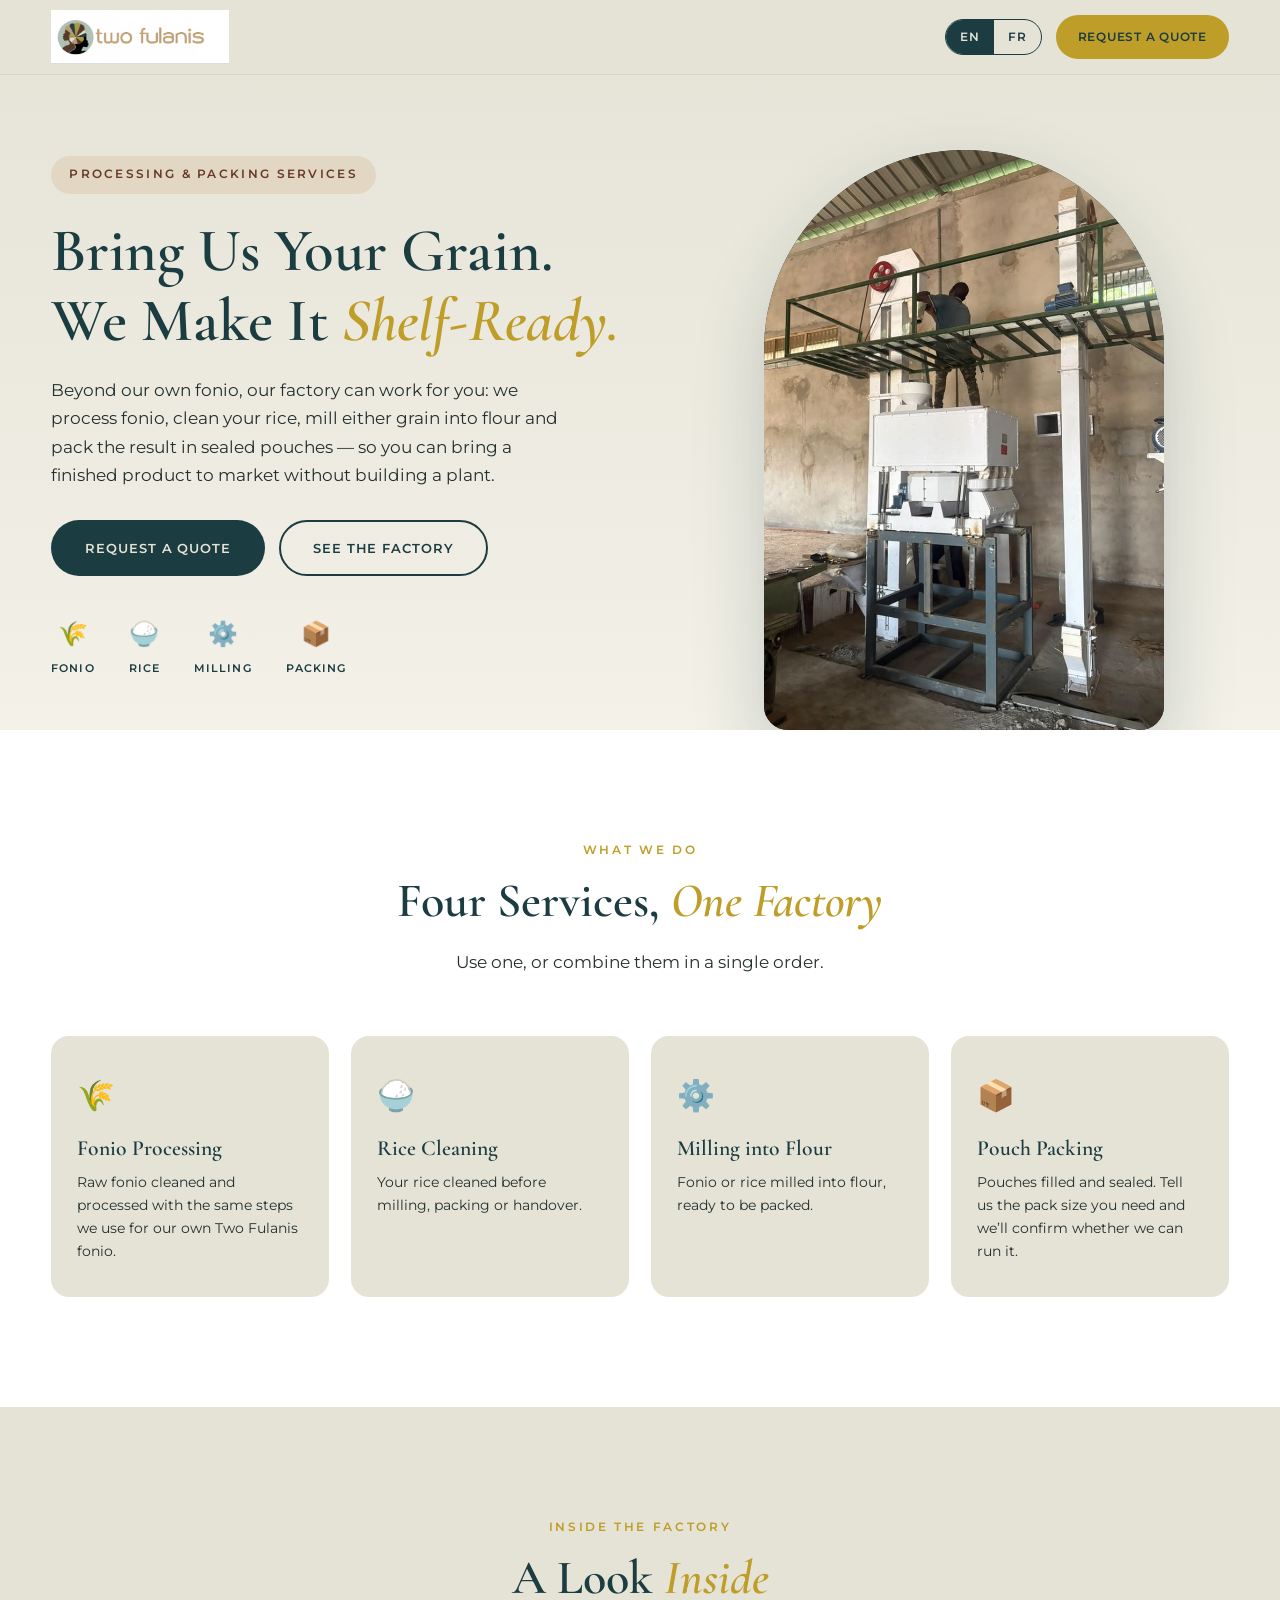
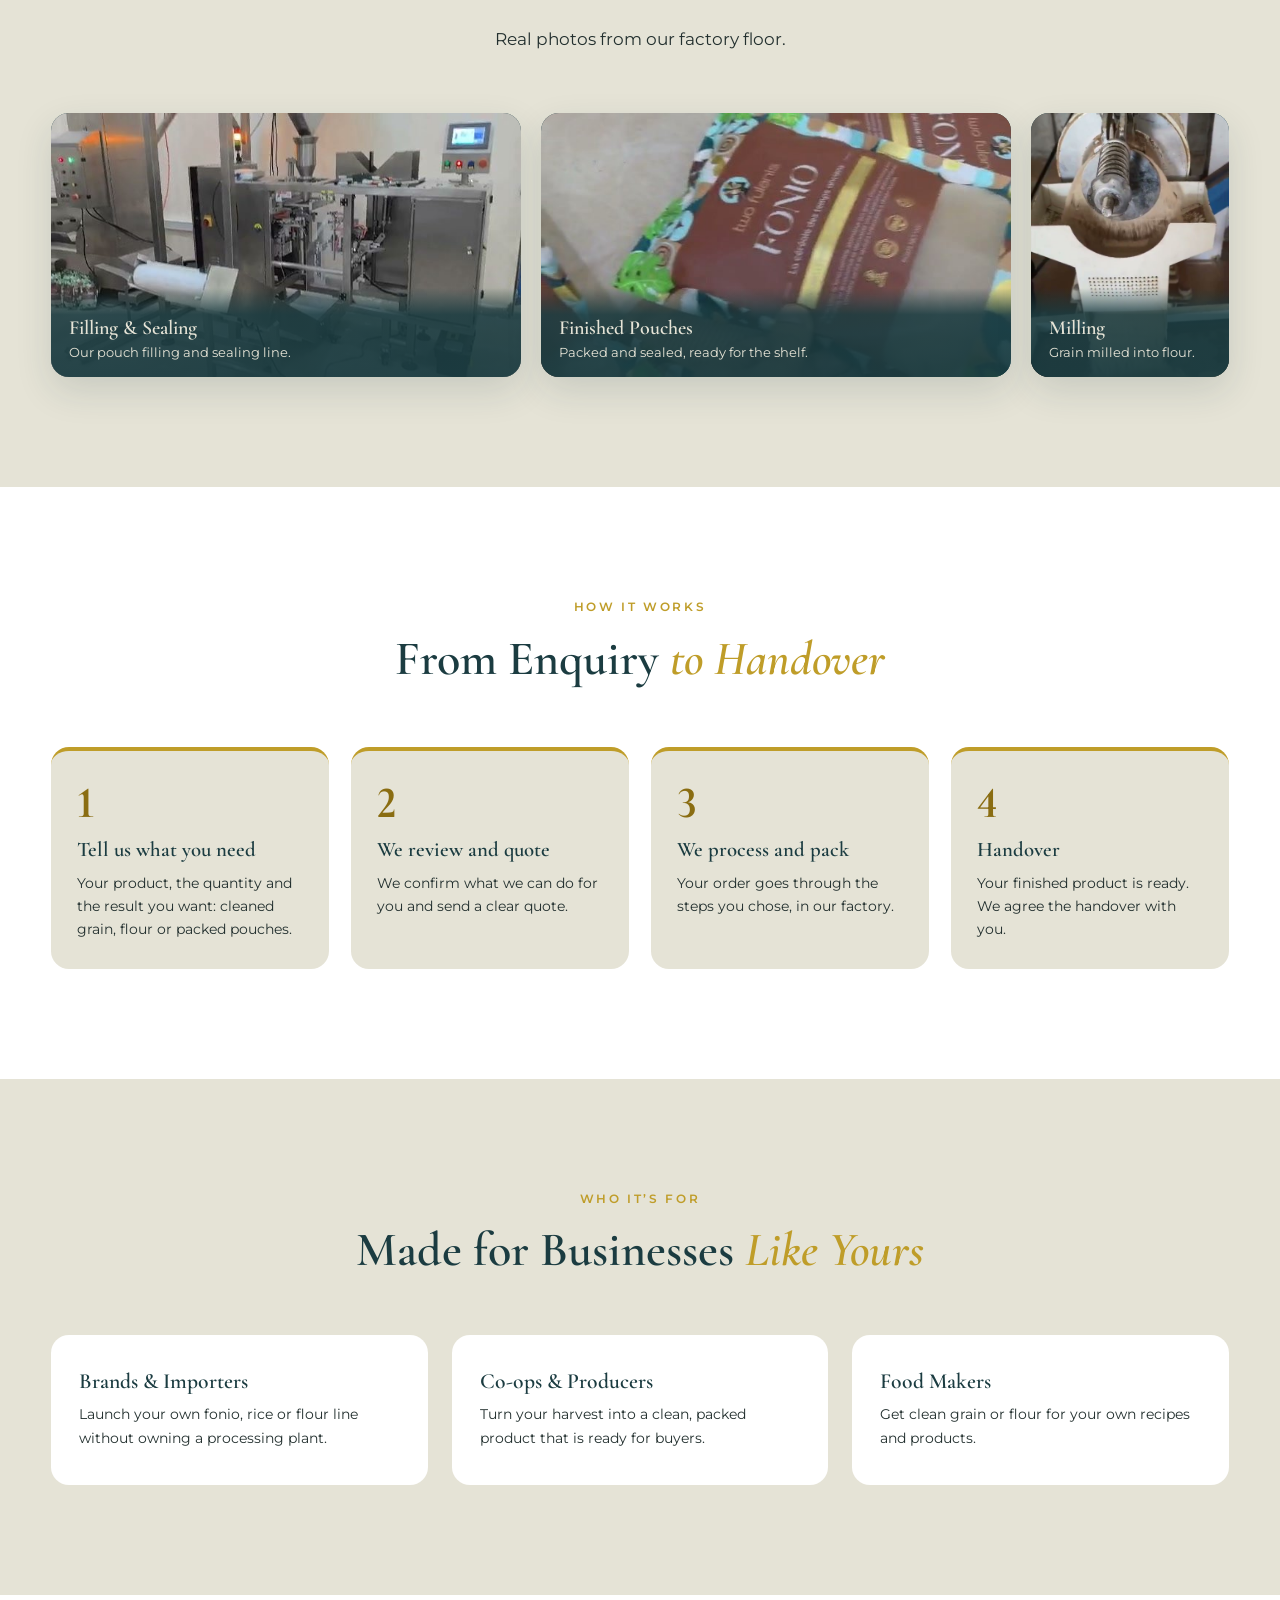
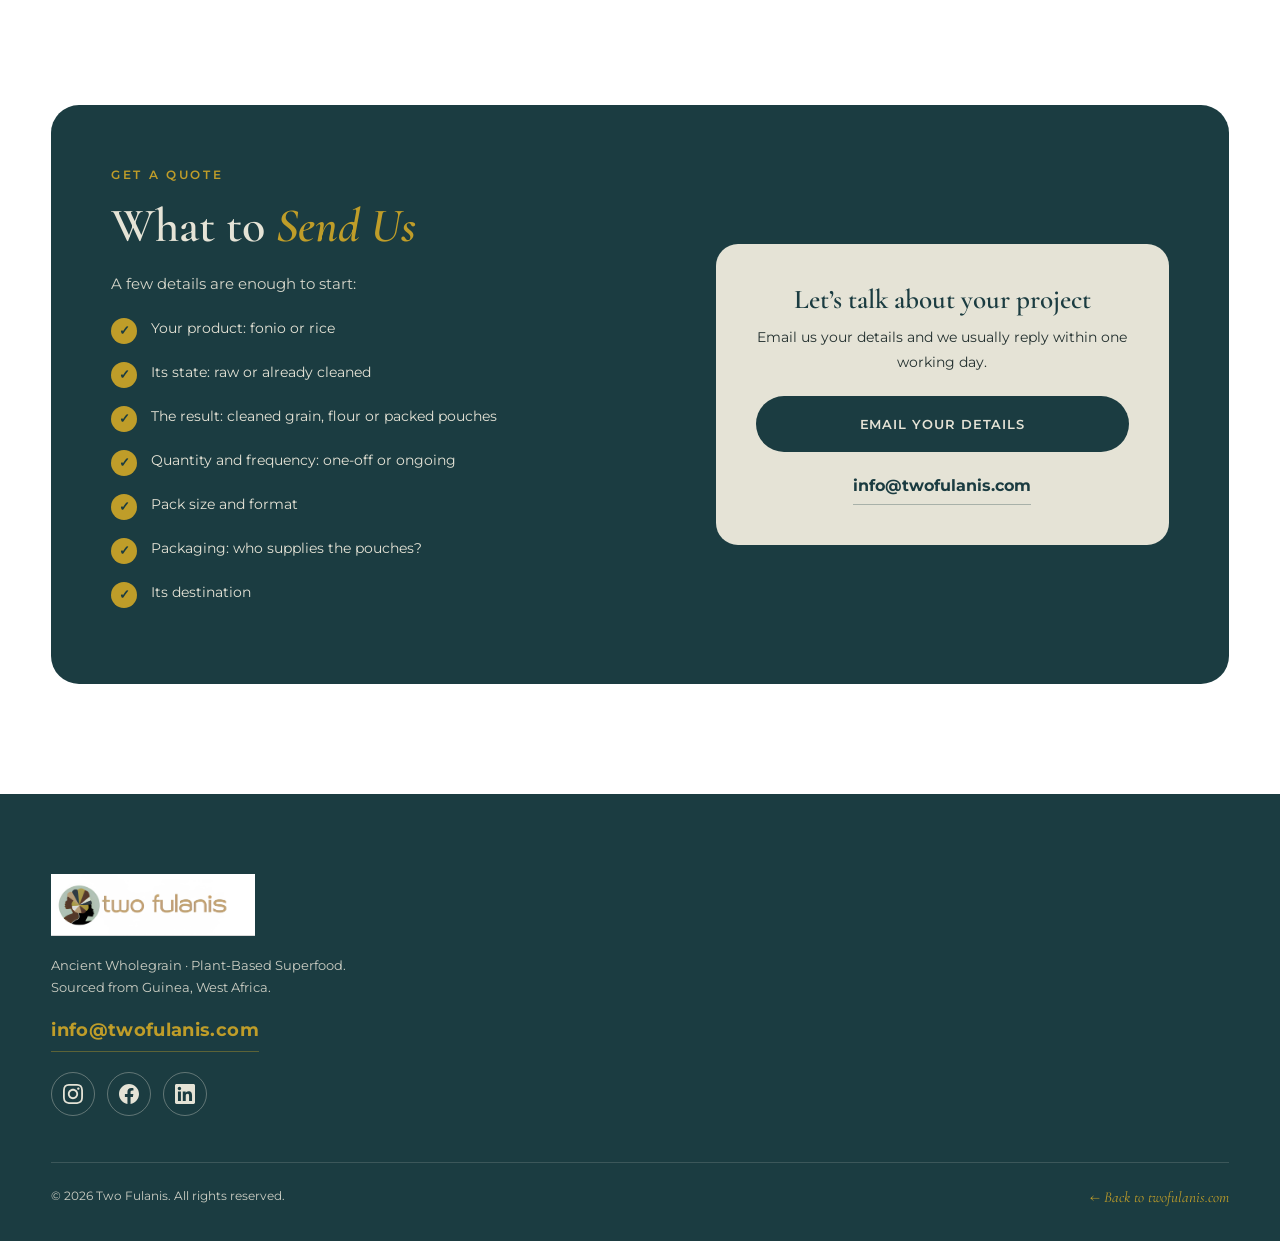
<file: contract-processing/index.html>
<!DOCTYPE html>
<html lang="en">
<head>
<meta charset="UTF-8">
<meta name="viewport" content="width=device-width, initial-scale=1.0">
<title>Processing &amp; Packing Services — Two Fulanis</title>
<meta name="description" content="Fonio processing, rice cleaning, milling into flour and pouch packing at the Two Fulanis factory in Guinea.">
<!-- Unlisted page: reachable only by direct link. Do not link it from the site, a sitemap or robots.txt. -->
<meta name="robots" content="noindex, nofollow">
<meta property="og:type" content="website">
<meta property="og:title" content="Processing &amp; Packing Services — Two Fulanis">
<meta property="og:description" content="We process fonio, clean your rice, mill either grain into flour and pack the result in sealed pouches.">
<meta property="og:url" content="https://twofulanis.com/contract-processing/">
<meta property="og:image" content="https://twofulanis.com/images/factory-line.jpg">
<link rel="preconnect" href="https://fonts.googleapis.com">
<link rel="preconnect" href="https://fonts.gstatic.com" crossorigin>
<link href="https://fonts.googleapis.com/css2?family=Cormorant+Garamond:ital,wght@0,400;0,500;0,600;0,700;1,400;1,500;1,600&family=Montserrat:wght@300;400;500;600;700&display=swap" rel="stylesheet">
<link rel="stylesheet" href="/style.css">
<link rel="stylesheet" href="/contract-processing/page.css">
</head>
<body>

<!-- ===== NAV ===== -->
<nav class="nav" id="navbar">
  <div class="container nav-inner">
    <a href="/" class="nav-logo"><img src="/images/img_01.png" alt="Two Fulanis — home" data-alt-fr="Two Fulanis — accueil"></a>
    <div class="nav-right">
      <div class="lang-toggle">
        <button id="btn-en" class="active" type="button" lang="en" aria-label="English" aria-pressed="true">EN</button>
        <button id="btn-fr" type="button" lang="fr" aria-label="Français" aria-pressed="false">FR</button>
      </div>
      <a href="mailto:info@twofulanis.com" data-mail class="nav-cta" data-en="Request a Quote" data-fr="Demander un devis">Request a Quote</a>
    </div>
  </div>
</nav>

<main id="main">

<!-- ===== HERO ===== -->
<section class="hero" id="top">
  <div class="container hero-grid">
    <div class="hero-text">
      <span class="hero-tag" data-en="Processing &amp; Packing Services" data-fr="Transformation et conditionnement à façon">Processing &amp; Packing Services</span>
      <h1 data-en="Bring Us Your Grain. <br>We Make It <em><span class='nb'>Shelf-Ready.</span></em>" data-fr="Confiez-nous vos céréales. <br>Nous les rendons <em>prêtes à la vente.</em>">Bring Us Your Grain. <br>We Make It <em><span class='nb'>Shelf-Ready.</span></em></h1>
      <p data-en="Beyond our own fonio, our factory can work for you: we process fonio, clean your rice, mill either grain into flour and pack the result in sealed pouches — so you can bring a finished product to market without building a plant." data-fr="En plus de notre propre fonio, notre usine peut travailler pour vous&nbsp;: nous transformons le fonio, nettoyons le riz, réduisons l’un ou l’autre en farine et conditionnons votre production en sachets scellés, pour que vous puissiez commercialiser un produit fini sans investir dans une unité de production.">Beyond our own fonio, our factory can work for you: we process fonio, clean your rice, mill either grain into flour and pack the result in sealed pouches — so you can bring a finished product to market without building a plant.</p>
      <div class="hero-btns">
        <a href="mailto:info@twofulanis.com" data-mail class="btn btn-primary" data-en="Request a Quote" data-fr="Demander un devis">Request a Quote</a>
        <a href="#factory" class="btn btn-ghost" data-en="See the Factory" data-fr="Voir l’usine">See the Factory</a>
      </div>
      <div class="hero-badges">
        <div class="hbadge"><div class="ico" aria-hidden="true">🌾</div><div class="lbl" data-en="Fonio" data-fr="Fonio">Fonio</div></div>
        <div class="hbadge"><div class="ico" aria-hidden="true">🍚</div><div class="lbl" data-en="Rice" data-fr="Riz">Rice</div></div>
        <div class="hbadge"><div class="ico" aria-hidden="true">⚙️</div><div class="lbl" data-en="Milling" data-fr="Mouture">Milling</div></div>
        <div class="hbadge"><div class="ico" aria-hidden="true">📦</div><div class="lbl" data-en="Packing" data-fr="Conditionnement">Packing</div></div>
      </div>
    </div>
    <div class="hero-img">
      <img class="hero-photo" src="/images/factory-line.jpg" alt="Grain processing machine and bucket elevators in the Two Fulanis factory" data-alt-fr="Machine de transformation des grains et élévateurs à godets dans l’usine Two Fulanis" width="810" height="1080" fetchpriority="high">
    </div>
  </div>
</section>

<!-- ===== SERVICES ===== -->
<section class="section" id="services">
  <div class="container">
    <div class="why-head">
      <p class="eyebrow" data-en="What We Do" data-fr="Nos services">What We Do</p>
      <h2 data-en="Four Services, <em>One Factory</em>" data-fr="Quatre services, <em>une seule usine</em>">Four Services, <em>One Factory</em></h2>
      <p class="lead" data-en="Use one, or combine them in a single order." data-fr="Faites appel à un service ou combinez-les dans une même commande.">Use one, or combine them in a single order.</p>
    </div>
    <div class="why-grid">
      <div class="why-card">
        <div class="ico" aria-hidden="true">🌾</div>
        <h3 data-en="Fonio Processing" data-fr="Transformation du fonio">Fonio Processing</h3>
        <p data-en="Raw fonio cleaned and processed with the same steps we use for our own Two Fulanis fonio." data-fr="Fonio brut nettoyé et transformé selon les mêmes étapes que pour notre propre fonio Two Fulanis.">Raw fonio cleaned and processed with the same steps we use for our own Two Fulanis fonio.</p>
      </div>
      <div class="why-card">
        <div class="ico" aria-hidden="true">🍚</div>
        <h3 data-en="Rice Cleaning" data-fr="Nettoyage du riz">Rice Cleaning</h3>
        <p data-en="Your rice cleaned before milling, packing or handover." data-fr="Votre riz nettoyé avant mouture, conditionnement ou mise à disposition.">Your rice cleaned before milling, packing or handover.</p>
      </div>
      <div class="why-card">
        <div class="ico" aria-hidden="true">⚙️</div>
        <h3 data-en="Milling into Flour" data-fr="Mouture en farine">Milling into Flour</h3>
        <p data-en="Fonio or rice milled into flour, ready to be packed." data-fr="Fonio ou riz moulu en farine, prêt à être conditionné.">Fonio or rice milled into flour, ready to be packed.</p>
      </div>
      <div class="why-card">
        <div class="ico" aria-hidden="true">📦</div>
        <h3 data-en="Pouch Packing" data-fr="Conditionnement en sachets">Pouch Packing</h3>
        <p data-en="Pouches filled and sealed. Tell us the pack size you need and we’ll confirm whether we can run it." data-fr="Sachets remplis et scellés. Indiquez-nous le format souhaité et nous vous confirmerons sa faisabilité.">Pouches filled and sealed. Tell us the pack size you need and we’ll confirm whether we can run it.</p>
      </div>
    </div>
  </div>
</section>

<!-- ===== INSIDE THE FACTORY ===== -->
<section class="section factory" id="factory">
  <div class="container">
    <div class="why-head">
      <p class="eyebrow" data-en="Inside the Factory" data-fr="Au cœur de l’usine">Inside the Factory</p>
      <h2 data-en="A Look <em>Inside</em>" data-fr="Notre usine <em>en images</em>">A Look <em>Inside</em></h2>
      <p class="lead" data-en="Real photos from our factory floor." data-fr="De vraies photos prises dans notre usine.">Real photos from our factory floor.</p>
    </div>
    <div class="reel-row">
      <figure class="reel land">
        <img src="/images/factory-pouch-line.jpg" alt="Pouch filling and sealing machine in the factory" data-alt-fr="Machine de remplissage et de scellage des sachets dans l’usine" width="640" height="360" loading="lazy" decoding="async">
        <figcaption>
          <strong data-en="Filling &amp; Sealing" data-fr="Remplissage et scellage">Filling &amp; Sealing</strong>
          <span data-en="Our pouch filling and sealing line." data-fr="Notre ligne de remplissage et de scellage des sachets.">Our pouch filling and sealing line.</span>
        </figcaption>
      </figure>
      <figure class="reel land">
        <img src="/images/factory-pouches.jpg" alt="A finished Two Fulanis fonio pouch" data-alt-fr="Un sachet de fonio Two Fulanis fini" width="640" height="360" loading="lazy" decoding="async">
        <figcaption>
          <strong data-en="Finished Pouches" data-fr="Sachets finis">Finished Pouches</strong>
          <span data-en="Packed and sealed, ready for the shelf." data-fr="Conditionnés et scellés, prêts pour la mise en rayon.">Packed and sealed, ready for the shelf.</span>
        </figcaption>
      </figure>
      <figure class="reel port">
        <img src="/images/factory-milling.jpg" alt="A mill discharging ground grain" data-alt-fr="Un moulin déversant du grain moulu" width="478" height="850" loading="lazy" decoding="async">
        <figcaption>
          <strong data-en="Milling" data-fr="Mouture">Milling</strong>
          <span data-en="Grain milled into flour." data-fr="Grain moulu en farine.">Grain milled into flour.</span>
        </figcaption>
      </figure>
    </div>
  </div>
</section>

<!-- ===== HOW IT WORKS ===== -->
<section class="section" id="how">
  <div class="container">
    <div class="why-head">
      <p class="eyebrow" data-en="How It Works" data-fr="Comment ça fonctionne">How It Works</p>
      <h2 data-en="From Enquiry <em>to Handover</em>" data-fr="De la demande <em>au produit fini</em>">From Enquiry <em>to Handover</em></h2>
    </div>
    <div class="steps">
      <div class="step-card">
        <div class="step-num" aria-hidden="true">1</div>
        <h3 data-en="Tell us what you need" data-fr="Dites-nous ce qu’il vous faut">Tell us what you need</h3>
        <p data-en="Your product, the quantity and the result you want: cleaned grain, flour or packed pouches." data-fr="Votre produit, la quantité et le résultat souhaité&nbsp;: grain nettoyé, farine ou produit conditionné en sachets.">Your product, the quantity and the result you want: cleaned grain, flour or packed pouches.</p>
      </div>
      <div class="step-card">
        <div class="step-num" aria-hidden="true">2</div>
        <h3 data-en="We review and quote" data-fr="Nous étudions et chiffrons votre demande">We review and quote</h3>
        <p data-en="We confirm what we can do for you and send a clear quote." data-fr="Nous confirmons ce que nous pouvons faire pour vous et vous envoyons un devis clair.">We confirm what we can do for you and send a clear quote.</p>
      </div>
      <div class="step-card">
        <div class="step-num" aria-hidden="true">3</div>
        <h3 data-en="We process and pack" data-fr="Nous transformons et conditionnons">We process and pack</h3>
        <p data-en="Your order goes through the steps you chose, in our factory." data-fr="Votre commande suit les étapes choisies, dans notre usine.">Your order goes through the steps you chose, in our factory.</p>
      </div>
      <div class="step-card">
        <div class="step-num" aria-hidden="true">4</div>
        <h3 data-en="Handover" data-fr="Mise à disposition">Handover</h3>
        <p data-en="Your finished product is ready. We agree the handover with you." data-fr="Votre produit fini est prêt. Nous convenons avec vous des modalités de mise à disposition.">Your finished product is ready. We agree the handover with you.</p>
      </div>
    </div>
  </div>
</section>

<!-- ===== WHO IT'S FOR ===== -->
<section class="section who" id="who">
  <div class="container">
    <div class="wholesale-head">
      <p class="eyebrow" data-en="Who It’s For" data-fr="Pour qui&nbsp;?">Who It’s For</p>
      <h2 data-en="Made for Businesses <em>Like Yours</em>" data-fr="Pensé pour les entreprises <em>comme la vôtre</em>">Made for Businesses <em>Like Yours</em></h2>
    </div>
    <div class="ws-grid">
      <div class="ws-card">
        <h3 data-en="Brands &amp; Importers" data-fr="Marques et importateurs">Brands &amp; Importers</h3>
        <p data-en="Launch your own fonio, rice or flour line without owning a processing plant." data-fr="Lancez votre propre gamme de fonio, de riz ou de farine sans posséder d’usine de transformation.">Launch your own fonio, rice or flour line without owning a processing plant.</p>
      </div>
      <div class="ws-card">
        <h3 data-en="Co-ops &amp; Producers" data-fr="Coopératives et producteurs">Co-ops &amp; Producers</h3>
        <p data-en="Turn your harvest into a clean, packed product that is ready for buyers." data-fr="Valorisez votre récolte&nbsp;: un produit propre et conditionné, prêt pour vos acheteurs.">Turn your harvest into a clean, packed product that is ready for buyers.</p>
      </div>
      <div class="ws-card">
        <h3 data-en="Food Makers" data-fr="Entreprises agroalimentaires">Food Makers</h3>
        <p data-en="Get clean grain or flour for your own recipes and products." data-fr="Obtenez du grain nettoyé ou de la farine pour vos propres recettes et produits.">Get clean grain or flour for your own recipes and products.</p>
      </div>
    </div>
  </div>
</section>

<!-- ===== GET A QUOTE ===== -->
<section class="section quote" id="quote">
  <div class="container">
    <div class="cta-panel">
      <div>
        <p class="eyebrow" data-en="Get a Quote" data-fr="Obtenir un devis">Get a Quote</p>
        <h2 data-en="What to <em>Send Us</em>" data-fr="Les informations <em>à nous transmettre</em>">What to <em>Send Us</em></h2>
        <p class="cta-intro" data-en="A few details are enough to start:" data-fr="Quelques informations suffisent pour commencer&nbsp;:">A few details are enough to start:</p>
        <ul class="impact-list">
          <li><span class="tick" aria-hidden="true">✓</span><span data-en="Your product: fonio or rice" data-fr="Votre produit&nbsp;: fonio ou riz">Your product: fonio or rice</span></li>
          <li><span class="tick" aria-hidden="true">✓</span><span data-en="Its state: raw or already cleaned" data-fr="Son état&nbsp;: brut ou déjà nettoyé">Its state: raw or already cleaned</span></li>
          <li><span class="tick" aria-hidden="true">✓</span><span data-en="The result: cleaned grain, flour or packed pouches" data-fr="Le résultat&nbsp;: grain nettoyé, farine ou produit conditionné en sachets">The result: cleaned grain, flour or packed pouches</span></li>
          <li><span class="tick" aria-hidden="true">✓</span><span data-en="Quantity and frequency: one-off or ongoing" data-fr="La quantité et la fréquence&nbsp;: commande ponctuelle ou régulière">Quantity and frequency: one-off or ongoing</span></li>
          <li><span class="tick" aria-hidden="true">✓</span><span data-en="Pack size and format" data-fr="Le format et le poids des sachets">Pack size and format</span></li>
          <li><span class="tick" aria-hidden="true">✓</span><span data-en="Packaging: who supplies the pouches?" data-fr="L’emballage&nbsp;: qui fournit les sachets&nbsp;?">Packaging: who supplies the pouches?</span></li>
          <li><span class="tick" aria-hidden="true">✓</span><span data-en="Its destination" data-fr="La destination">Its destination</span></li>
        </ul>
      </div>
      <div class="cta-card">
        <h3 data-en="Let’s talk about your project" data-fr="Parlons de votre projet">Let’s talk about your project</h3>
        <p data-en="Email us your details and we usually reply within one working day." data-fr="Envoyez-nous ces informations par e-mail&nbsp;: nous répondons en général sous un jour ouvré.">Email us your details and we usually reply within one working day.</p>
        <a href="mailto:info@twofulanis.com" data-mail class="btn btn-primary" data-en="Email Your Details" data-fr="Envoyer ma demande">Email Your Details</a>
        <a href="mailto:info@twofulanis.com" data-mail class="cta-email">info@twofulanis.com</a>
      </div>
    </div>
  </div>
</section>

</main>

<!-- ===== FOOTER ===== -->
<footer class="footer">
  <div class="container">
    <div class="pfoot">
      <div>
        <img src="/images/img_01.png" alt="Two Fulanis">
        <p data-en="Ancient Wholegrain · Plant-Based Superfood. <br>Sourced from Guinea, West Africa." data-fr="Céréale complète ancestrale · Superaliment végétal. <br>Origine&nbsp;: Guinée, Afrique de l’Ouest.">Ancient Wholegrain · Plant-Based Superfood. <br>Sourced from Guinea, West Africa.</p>
        <p><a href="mailto:info@twofulanis.com" class="footer-email">info@twofulanis.com</a></p>
        <div class="footer-social">
          <a href="https://www.instagram.com/two_fulanis" target="_blank" rel="noopener noreferrer" aria-label="Instagram">
            <svg viewBox="0 0 24 24" aria-hidden="true" focusable="false"><path d="M12 2.163c3.204 0 3.584.012 4.85.07 3.252.148 4.771 1.691 4.919 4.919.058 1.265.069 1.645.069 4.849 0 3.205-.012 3.584-.069 4.849-.149 3.225-1.664 4.771-4.919 4.919-1.266.058-1.644.07-4.85.07-3.204 0-3.584-.012-4.849-.07-3.26-.149-4.771-1.699-4.919-4.92-.058-1.265-.07-1.644-.07-4.849 0-3.204.013-3.583.07-4.849.149-3.227 1.664-4.771 4.919-4.919 1.266-.057 1.645-.069 4.849-.069zm0-2.163c-3.259 0-3.667.014-4.947.072-4.358.2-6.78 2.618-6.98 6.98-.059 1.281-.073 1.689-.073 4.948 0 3.259.014 3.668.072 4.948.2 4.358 2.618 6.78 6.98 6.98 1.281.058 1.689.072 4.948.072 3.259 0 3.668-.014 4.948-.072 4.351-.2 6.78-2.618 6.98-6.98.059-1.28.073-1.689.073-4.948 0-3.259-.014-3.667-.072-4.947-.196-4.354-2.617-6.78-6.979-6.98-1.281-.059-1.69-.073-4.949-.073zm0 5.838c-3.403 0-6.162 2.759-6.162 6.162s2.759 6.163 6.162 6.163 6.162-2.759 6.162-6.163c0-3.403-2.759-6.162-6.162-6.162zm0 10.162c-2.209 0-4-1.79-4-4 0-2.209 1.791-4 4-4s4 1.791 4 4c0 2.21-1.791 4-4 4zm6.406-11.845c-.796 0-1.441.645-1.441 1.44s.645 1.44 1.441 1.44c.795 0 1.439-.645 1.439-1.44s-.644-1.44-1.439-1.44z"/></svg>
          </a>
          <a href="https://www.facebook.com/410612178807908" target="_blank" rel="noopener noreferrer" aria-label="Facebook">
            <svg viewBox="0 0 24 24" aria-hidden="true" focusable="false"><path d="M24 12.073c0-6.627-5.373-12-12-12s-12 5.373-12 12c0 5.99 4.388 10.954 10.125 11.854v-8.385H7.078v-3.47h3.047V9.43c0-3.007 1.792-4.669 4.533-4.669 1.312 0 2.686.235 2.686.235v2.953H15.83c-1.491 0-1.956.925-1.956 1.874v2.25h3.328l-.532 3.47h-2.796v8.385C19.612 23.027 24 18.062 24 12.073z"/></svg>
          </a>
          <a href="https://www.linkedin.com/company/two-fulanis" target="_blank" rel="noopener noreferrer" aria-label="LinkedIn">
            <svg viewBox="0 0 24 24" aria-hidden="true" focusable="false"><path d="M20.447 20.452h-3.554v-5.569c0-1.328-.027-3.037-1.852-3.037-1.853 0-2.136 1.445-2.136 2.939v5.667H9.351V9h3.414v1.561h.046c.477-.9 1.637-1.85 3.37-1.85 3.601 0 4.267 2.37 4.267 5.455v6.286zM5.337 7.433c-1.144 0-2.063-.926-2.063-2.065 0-1.138.92-2.063 2.063-2.063 1.14 0 2.064.925 2.064 2.063 0 1.139-.925 2.065-2.064 2.065zm1.782 13.019H3.555V9h3.564v11.452zM22.225 0H1.771C.792 0 0 .774 0 1.729v20.542C0 23.227.792 24 1.771 24h20.451C23.2 24 24 23.227 24 22.271V1.729C24 .774 23.2 0 22.222 0h.003z"/></svg>
          </a>
        </div>
      </div>
    </div>
    <div class="footer-bottom">
      <span data-en="© 2026 Two Fulanis. All rights reserved." data-fr="© 2026 Two Fulanis. Tous droits réservés.">© 2026 Two Fulanis. All rights reserved.</span>
      <a href="/" class="tag" data-en="← Back to twofulanis.com" data-fr="← Retour à twofulanis.com">← Back to twofulanis.com</a>
    </div>
  </div>
</footer>

<script src="/contract-processing/page.js"></script>
</body>
</html>
</file>
<file: style.css>
:root{
  --teal:#1b3c41;
  --gold:#bf9d29;
  --brown:#663a24;
  --sage:#a1c5b4;
  --sand:#cc9f74;
  --cream:#e5e3d6;
  --white:#ffffff;
  --ink:#23302f;
  --display:'Cormorant Garamond',serif;
  --body:'Montserrat',sans-serif;
}
*{margin:0;padding:0;box-sizing:border-box;}
html{scroll-behavior:smooth;-webkit-text-size-adjust:100%;}
body{font-family:var(--body);color:var(--ink);background:var(--white);line-height:1.7;overflow-x:hidden;}
img{max-width:100%;display:block;}
a{text-decoration:none;color:inherit;}
button{font-family:var(--body);cursor:pointer;}
.container{width:min(1180px,92%);margin:0 auto;}
.eyebrow{font-size:.75rem;letter-spacing:.22em;text-transform:uppercase;font-weight:600;color:var(--gold);margin-bottom:14px;}
h1,h2,h3{font-family:var(--display);font-weight:600;line-height:1.15;color:var(--teal);}
h2{font-size:clamp(1.9rem,4.5vw,3rem);margin-bottom:18px;}
h2 em,h1 em{font-style:italic;color:var(--gold);}
.section{padding:clamp(64px,9vw,110px) 0;}
.lead{font-size:clamp(.95rem,1.6vw,1.05rem);max-width:640px;}

/* ===== NAV ===== */
.nav{position:fixed;top:0;left:0;right:0;z-index:1000;background:rgba(229,227,214,.94);backdrop-filter:blur(10px);border-bottom:1px solid rgba(27,60,65,.08);transition:box-shadow .3s;}
.nav.scrolled{box-shadow:0 4px 24px rgba(27,60,65,.1);}
.nav-inner{display:flex;align-items:center;justify-content:space-between;gap:18px;padding:10px 0;}
.nav-logo{min-width:0;}
.nav-logo img{height:54px;width:auto;max-width:100%;object-fit:contain;object-position:left center;}
.nav-links{display:flex;gap:19px;list-style:none;align-items:center;}
.nav-links a{font-size:.8rem;font-weight:500;letter-spacing:.06em;text-transform:uppercase;color:var(--teal);transition:color .2s;padding:8px 0;white-space:nowrap;}
.nav-links a:hover{color:var(--gold);}
.nav-right{display:flex;align-items:center;gap:14px;}
.lang-toggle{display:flex;border:1.5px solid var(--teal);border-radius:30px;overflow:hidden;}
.lang-toggle button{background:transparent;border:none;padding:7px 14px;font-size:.72rem;font-weight:600;letter-spacing:.08em;color:var(--teal);transition:.2s;min-height:34px;}
.lang-toggle button.active{background:var(--teal);color:var(--cream);}
.nav-cta{background:var(--gold);color:var(--teal);padding:11px 22px;border-radius:30px;font-size:.78rem;font-weight:600;letter-spacing:.06em;text-transform:uppercase;transition:.25s;white-space:nowrap;}
.nav-cta:hover{background:var(--teal);color:var(--cream);}
.burger{display:none;background:transparent;border:none;width:46px;height:46px;flex-direction:column;justify-content:center;align-items:center;gap:6px;}
.burger span{display:block;width:26px;height:2.5px;background:var(--teal);border-radius:2px;transition:.3s;}
.burger.open span:nth-child(1){transform:translateY(8.5px) rotate(45deg);}
.burger.open span:nth-child(2){opacity:0;}
.burger.open span:nth-child(3){transform:translateY(-8.5px) rotate(-45deg);}
.mobile-menu{display:none;position:fixed;top:74px;left:0;right:0;bottom:0;background:var(--cream);z-index:999;padding:28px 6% 60px;flex-direction:column;gap:6px;overflow-y:auto;}
.mobile-menu.open{display:flex;}
.mobile-menu a{font-size:1.05rem;font-weight:500;color:var(--teal);padding:14px 4px;border-bottom:1px solid rgba(27,60,65,.1);}
.mobile-menu .nav-cta{margin-top:22px;text-align:center;padding:16px;border-radius:40px;font-size:.9rem;}
.mobile-menu .lang-toggle{margin-top:18px;align-self:flex-start;}
body.menu-locked{overflow:hidden;}

/* ===== HERO ===== */
.hero{padding:150px 0 0;background:linear-gradient(180deg,var(--cream) 0%,#f3f1e8 100%);overflow:hidden;}
.hero-grid{display:grid;grid-template-columns:1.05fr .95fr;gap:clamp(28px,5vw,64px);align-items:center;}
.hero-tag{display:inline-block;font-size:.72rem;letter-spacing:.2em;text-transform:uppercase;font-weight:600;color:var(--brown);background:rgba(204,159,116,.22);padding:9px 18px;border-radius:30px;margin-bottom:22px;}
.hero h1{font-size:clamp(2.5rem,6.4vw,4.4rem);margin-bottom:20px;}
.hero p{max-width:520px;margin-bottom:30px;font-size:clamp(.95rem,1.6vw,1.05rem);}
.hero-btns{display:flex;gap:14px;flex-wrap:wrap;margin-bottom:38px;}
.btn{display:inline-block;padding:15px 32px;border-radius:40px;font-size:.82rem;font-weight:600;letter-spacing:.07em;text-transform:uppercase;transition:.25s;border:2px solid transparent;}
.btn-primary{background:var(--teal);color:var(--cream);}
.btn-primary:hover{background:var(--gold);color:var(--teal);}
.btn-ghost{border-color:var(--teal);color:var(--teal);}
.btn-ghost:hover{background:var(--teal);color:var(--cream);}
.hero-badges{display:flex;gap:clamp(14px,3vw,34px);flex-wrap:wrap;padding-bottom:46px;}
.hbadge{text-align:center;}
.hbadge .ico{font-size:1.5rem;}
.hbadge .lbl{font-size:.68rem;letter-spacing:.1em;text-transform:uppercase;font-weight:600;color:var(--teal);margin-top:4px;}
.hero-img{position:relative;}
.hero-img img{width:100%;height:clamp(380px,52vw,620px);object-fit:cover;border-radius:300px 300px 24px 24px;box-shadow:0 30px 70px rgba(27,60,65,.22);}

/* ===== MARQUEE ===== */
.marquee{background:var(--teal);padding:16px 0;overflow:hidden;white-space:nowrap;}
.marquee-track{display:inline-block;animation:scroll 30s linear infinite;}
.marquee-track span{color:var(--cream);font-size:.78rem;letter-spacing:.18em;text-transform:uppercase;font-weight:500;margin:0 26px;}
.marquee-track .dot{color:var(--gold);}
@keyframes scroll{from{transform:translateX(0)}to{transform:translateX(-50%)}}
@media (prefers-reduced-motion:reduce){.marquee-track{animation:none;}html{scroll-behavior:auto;}}

/* ===== STORY ===== */
.story{background:var(--white);}
.story-grid{display:grid;grid-template-columns:.95fr 1.05fr;gap:clamp(30px,5vw,70px);align-items:center;}
.story-imgs{position:relative;}
.story-imgs .main{width:100%;height:clamp(340px,46vw,520px);object-fit:cover;border-radius:20px;}
.story-imgs .float{position:absolute;width:42%;height:46%;object-fit:cover;border-radius:16px;border:6px solid var(--white);bottom:-34px;right:-14px;box-shadow:0 18px 44px rgba(27,60,65,.2);}
.story-text p{margin-bottom:16px;font-size:.95rem;}
.stats{display:flex;gap:clamp(18px,4vw,44px);flex-wrap:wrap;margin-top:34px;}
.stat .num{font-family:var(--display);font-size:clamp(2rem,4vw,2.7rem);font-weight:700;color:var(--gold);line-height:1;}
.stat .cap{font-size:.72rem;letter-spacing:.06em;text-transform:uppercase;font-weight:600;color:var(--teal);margin-top:6px;}

/* ===== FARM ===== */
.farm{background:var(--cream);}
.farm-head{text-align:center;max-width:680px;margin:0 auto clamp(36px,6vw,60px);}
.farm-head .lead{margin:0 auto;}
.farm-grid{display:grid;grid-template-columns:repeat(4,1fr);gap:22px;}
.farm-card{background:var(--white);border-radius:18px;overflow:hidden;box-shadow:0 10px 30px rgba(27,60,65,.08);display:flex;flex-direction:column;}
.farm-card img{width:100%;height:220px;object-fit:cover;}
.farm-card .fc-body{padding:22px;}
.farm-card .step{font-size:.7rem;letter-spacing:.16em;text-transform:uppercase;font-weight:700;color:var(--gold);margin-bottom:8px;}
.farm-card p{font-size:.85rem;}
.facility{margin-top:clamp(36px,6vw,56px);background:var(--teal);border-radius:24px;padding:clamp(30px,5vw,56px);color:var(--cream);display:grid;grid-template-columns:1fr;gap:18px;text-align:center;}
.facility-img{width:100%;max-height:340px;object-fit:cover;border-radius:16px;margin-bottom:8px;}
.facility h3{color:var(--cream);font-size:clamp(1.5rem,3.4vw,2.2rem);}
.facility h3 em{color:var(--gold);font-style:italic;}
.facility p{max-width:760px;margin:0 auto;font-size:.93rem;color:rgba(229,227,214,.92);}

/* ===== WHY ===== */
.why-head{text-align:center;max-width:660px;margin:0 auto clamp(36px,6vw,60px);}
.why-head .lead{margin:0 auto;}
.why-grid{display:grid;grid-template-columns:repeat(4,1fr);gap:22px;}
.why-card{background:var(--cream);border-radius:18px;padding:34px 26px;transition:transform .25s,box-shadow .25s;}
.why-card:hover{transform:translateY(-6px);box-shadow:0 18px 40px rgba(27,60,65,.12);}
.why-card .ico{font-size:1.9rem;margin-bottom:14px;}
.why-card h3{font-size:1.35rem;margin-bottom:10px;}
.why-card p{font-size:.85rem;}

/* ===== PRODUCTS ===== */
.shop{background:linear-gradient(180deg,#f7f6ef,var(--white));}
.shop-head{text-align:center;max-width:700px;margin:0 auto clamp(36px,6vw,56px);}
.shop-head .lead{margin:0 auto;}
.shop-grid{display:grid;grid-template-columns:repeat(2,1fr);gap:clamp(22px,4vw,40px);max-width:920px;margin:0 auto;}
.product{background:var(--white);border:1px solid rgba(27,60,65,.1);border-radius:22px;overflow:hidden;box-shadow:0 12px 34px rgba(27,60,65,.08);display:flex;flex-direction:column;}
.product img{width:100%;height:clamp(280px,38vw,380px);object-fit:cover;}
.product .p-body{padding:26px;display:flex;flex-direction:column;flex:1;}
.product h3{font-size:1.6rem;margin-bottom:4px;}
.product .p-sub{font-size:.72rem;letter-spacing:.12em;text-transform:uppercase;font-weight:600;color:var(--gold);margin-bottom:12px;}
.product p{font-size:.88rem;}
.shop-cta{text-align:center;margin-top:clamp(30px,5vw,46px);}

/* ===== GALLERY ===== */
.gallery{padding:0 0 clamp(64px,9vw,100px);}
.gallery-grid{display:grid;grid-template-columns:repeat(3,1fr);gap:14px;}
.gallery-grid img{width:100%;height:clamp(200px,28vw,300px);object-fit:cover;border-radius:14px;transition:transform .3s;}
.gallery-grid img:hover{transform:scale(1.02);}

/* ===== FOUNDERS ===== */
.founders{background:var(--cream);}
.founders-head{text-align:center;margin-bottom:clamp(36px,6vw,60px);}
.founders-grid{display:grid;grid-template-columns:1fr 1fr;gap:clamp(28px,5vw,60px);align-items:start;}
.founder-col img{width:100%;aspect-ratio:4/5;object-fit:cover;border-radius:18px;box-shadow:0 18px 44px rgba(27,60,65,.16);margin-bottom:24px;}
.founder-col .eyebrow{margin-bottom:8px;}
.founder-col h3{font-size:clamp(1.5rem,3vw,2rem);margin-bottom:14px;}
.founder-col p{font-size:.9rem;margin-bottom:14px;}
.founder-col .sig{font-family:var(--display);font-style:italic;font-size:1.05rem;color:var(--brown);}

/* ===== RECIPES ===== */
.chef-box{display:grid;grid-template-columns:300px 1fr;gap:clamp(24px,4vw,46px);align-items:center;background:var(--white);border:1px solid rgba(27,60,65,.1);border-radius:22px;padding:clamp(22px,4vw,40px);margin-bottom:clamp(36px,6vw,56px);box-shadow:0 12px 34px rgba(27,60,65,.07);}
.chef-box img{width:100%;aspect-ratio:1/1;object-fit:cover;border-radius:50%;max-width:300px;margin:0 auto;}
.chef-box h3{font-size:clamp(1.4rem,3vw,1.9rem);margin-bottom:12px;}
.chef-box p{font-size:.9rem;margin-bottom:12px;}
.chef-box .quote{font-family:var(--display);font-style:italic;font-size:1.15rem;color:var(--brown);}
.recipes-head{text-align:center;margin-bottom:clamp(32px,5vw,50px);}
.recipes-grid{display:grid;grid-template-columns:repeat(3,1fr);gap:24px;}
.recipe-card{background:var(--white);border-radius:18px;overflow:hidden;box-shadow:0 12px 30px rgba(27,60,65,.09);cursor:pointer;transition:transform .25s,box-shadow .25s;border:none;text-align:left;padding:0;font-family:var(--body);}
.recipe-card:hover{transform:translateY(-6px);box-shadow:0 20px 44px rgba(27,60,65,.16);}
.recipe-card img{width:100%;height:230px;object-fit:cover;}
.recipe-card .rbody{padding:20px 22px 24px;}
.recipe-card .rtag{font-size:.7rem;letter-spacing:.14em;text-transform:uppercase;font-weight:700;color:var(--gold);margin-bottom:8px;}
.recipe-card h3{font-size:1.25rem;line-height:1.25;}
.recipe-card .see{display:inline-block;margin-top:12px;font-size:.74rem;font-weight:600;letter-spacing:.08em;text-transform:uppercase;color:var(--teal);border-bottom:2px solid var(--gold);padding-bottom:2px;}

/* ===== MODAL ===== */
.modal-overlay{display:none;position:fixed;inset:0;background:rgba(27,60,65,.6);z-index:2000;padding:18px;overflow-y:auto;}
.modal-overlay.open{display:flex;align-items:flex-start;justify-content:center;}
.modal{background:var(--white);border-radius:20px;max-width:760px;width:100%;margin:auto;overflow:hidden;position:relative;animation:pop .25s ease;}
@keyframes pop{from{transform:translateY(16px);opacity:0}to{transform:none;opacity:1}}
.modal-close{position:absolute;top:14px;right:14px;width:44px;height:44px;border-radius:50%;border:none;background:rgba(229,227,214,.95);color:var(--teal);font-size:1.2rem;font-weight:700;z-index:2;display:flex;align-items:center;justify-content:center;}
.modal img{width:100%;height:clamp(200px,32vw,300px);object-fit:cover;}
.modal-body{padding:clamp(22px,4vw,40px);}
.modal-body h3{font-size:clamp(1.5rem,3.4vw,2rem);margin-bottom:6px;}
.modal-body .rtag{font-size:.72rem;letter-spacing:.14em;text-transform:uppercase;font-weight:700;color:var(--gold);margin-bottom:18px;}
.modal-meta{display:flex;gap:26px;flex-wrap:wrap;background:var(--cream);border-radius:14px;padding:16px 22px;margin-bottom:24px;}
.modal-meta div{font-size:.8rem;}
.modal-meta .lbl{display:block;font-size:.66rem;letter-spacing:.12em;text-transform:uppercase;font-weight:700;color:var(--brown);}
.modal-body h4{font-family:var(--display);font-size:1.3rem;color:var(--teal);margin:22px 0 10px;}
.modal-body ul,.modal-body ol{padding-left:22px;font-size:.88rem;}
.modal-body li{margin-bottom:7px;}

/* ===== IMPACT ===== */
.impact{background:var(--teal);color:var(--cream);}
.impact h2{color:var(--cream);}
.impact-grid{display:grid;grid-template-columns:1.05fr .95fr;gap:clamp(30px,5vw,70px);align-items:center;}
.impact p{font-size:.93rem;color:rgba(229,227,214,.92);margin-bottom:14px;}
.impact-list{list-style:none;margin-top:24px;}
.impact-list li{display:flex;gap:14px;align-items:flex-start;margin-bottom:16px;font-size:.9rem;}
.impact-list .tick{flex:0 0 26px;height:26px;border-radius:50%;background:var(--gold);color:var(--teal);display:flex;align-items:center;justify-content:center;font-weight:700;font-size:.8rem;margin-top:2px;}
.impact-img img{width:100%;height:clamp(320px,44vw,520px);object-fit:cover;border-radius:22px;box-shadow:0 24px 60px rgba(0,0,0,.3);}

/* ===== WHOLESALE ===== */
.wholesale-head{text-align:center;max-width:700px;margin:0 auto clamp(36px,6vw,56px);}
.wholesale-head .lead{margin:0 auto;}
.ws-grid{display:grid;grid-template-columns:repeat(3,1fr);gap:24px;}
.ws-card{background:var(--cream);border-radius:18px;padding:34px 28px;}
.ws-card h3{font-size:1.35rem;margin-bottom:10px;}
.ws-card p{font-size:.87rem;}
.ws-cta{text-align:center;margin-top:clamp(30px,5vw,46px);}

/* ===== CONTACT ===== */
.contact{background:var(--cream);}
.contact-head{text-align:center;max-width:680px;margin:0 auto clamp(34px,5vw,50px);}
.contact-head .lead{margin:0 auto;}
.form{max-width:720px;margin:0 auto;background:var(--white);border-radius:22px;padding:clamp(24px,5vw,46px);box-shadow:0 16px 44px rgba(27,60,65,.1);}
.form-row{display:grid;grid-template-columns:1fr 1fr;gap:18px;}
.field{margin-bottom:18px;}
.field label{display:block;font-size:.72rem;letter-spacing:.1em;text-transform:uppercase;font-weight:600;color:var(--teal);margin-bottom:7px;}
.field input,.field select,.field textarea{width:100%;border:1.5px solid rgba(27,60,65,.18);border-radius:12px;padding:14px 16px;font-family:var(--body);font-size:.92rem;color:var(--ink);background:#fbfaf5;min-height:48px;}
.field textarea{min-height:130px;resize:vertical;}
.field input:focus,.field select:focus,.field textarea:focus{outline:2px solid var(--gold);border-color:var(--gold);}
.form .btn{width:100%;border:none;font-size:.88rem;}
.form-success{display:none;margin-top:16px;background:rgba(161,197,180,.3);border:1.5px solid var(--sage);color:var(--teal);border-radius:12px;padding:14px 18px;font-size:.86rem;font-weight:500;}
.form-success.show{display:block;}
.form-error{display:none;margin-top:16px;background:rgba(204,159,116,.18);border:1.5px solid var(--sand);color:var(--brown);border-radius:12px;padding:14px 18px;font-size:.86rem;font-weight:500;}
.form-error.show{display:block;}
.form button[disabled]{opacity:.6;cursor:wait;}

/* ===== FOOTER ===== */
.footer{background:var(--teal);color:rgba(229,227,214,.88);padding:clamp(50px,8vw,80px) 0 30px;}
.footer-grid{display:grid;grid-template-columns:1.4fr 1fr 1fr 1fr;gap:clamp(28px,5vw,50px);margin-bottom:46px;}
.footer img{height:62px;width:auto;margin-bottom:18px;}
.footer p{font-size:.84rem;margin-bottom:10px;}
.footer a:hover{color:var(--gold);}
.footer-email{display:inline-block;font-size:1.1rem;font-weight:700;color:var(--gold);letter-spacing:.02em;padding:6px 0;border-bottom:1.5px solid rgba(191,157,41,.4);transition:.2s;}
.footer-email:hover{color:var(--cream);border-bottom-color:var(--cream);}
.footer-social{display:flex;gap:12px;margin-top:20px;}
.footer-social a{display:flex;align-items:center;justify-content:center;width:44px;height:44px;border-radius:50%;border:1.5px solid rgba(229,227,214,.35);color:var(--cream);transition:.2s;}
.footer-social a:hover{background:var(--gold);border-color:var(--gold);color:var(--teal);}
.footer-social a:focus-visible{outline:2px solid var(--gold);outline-offset:3px;}
.footer-social svg{width:20px;height:20px;fill:currentColor;}
.footer h4{font-family:var(--display);color:var(--cream);font-size:1.15rem;margin-bottom:14px;}
.footer ul{list-style:none;}
.footer ul li{margin-bottom:9px;font-size:.84rem;}
.footer-bottom{border-top:1px solid rgba(229,227,214,.16);padding-top:22px;display:flex;justify-content:space-between;gap:14px;flex-wrap:wrap;font-size:.78rem;}
.footer-bottom .tag{font-family:var(--display);font-style:italic;color:var(--gold);font-size:.95rem;}

/* ===== RESPONSIVE ===== */
/* The full menu needs about 1200px: tighten it on smaller laptops, switch to the burger menu below that */
@media (max-width:1260px){
  .nav-links{gap:15px;}
  .nav-links a{font-size:.74rem;letter-spacing:.04em;}
}
@media (max-width:1200px){
  .nav-links{display:none;}
  .burger{display:flex;}
}
@media (max-width:1024px){
  .farm-grid,.why-grid{grid-template-columns:repeat(2,1fr);}
  .recipes-grid{grid-template-columns:repeat(2,1fr);}
  .ws-grid{grid-template-columns:1fr;max-width:560px;margin:0 auto;}
  .footer-grid{grid-template-columns:1fr 1fr;}
}
@media (max-width:900px){
  .nav-links,.nav-right .nav-cta{display:none;}
  .nav-right .lang-toggle{display:flex;}
  .nav-right .lang-toggle button{padding:6px 11px;font-size:.68rem;min-height:32px;}
  .burger{display:flex;}
  .hero{padding-top:118px;}
  .hero-grid{grid-template-columns:1fr;}
  .hero-img{order:-1;}
  .hero-img img{height:clamp(300px,62vw,440px);border-radius:200px 200px 20px 20px;object-position:center 15%;}
  .hero h1,.hero p{max-width:100%;}
  .story-grid,.impact-grid,.founders-grid{grid-template-columns:1fr;}
  .story-imgs{margin-bottom:34px;}
  .impact-img{order:-1;}
  .chef-box{grid-template-columns:1fr;text-align:center;}
  .chef-box img{max-width:220px;}
}
@media (max-width:640px){
  .farm-grid,.why-grid,.shop-grid,.recipes-grid{grid-template-columns:1fr;}
  .gallery-grid{grid-template-columns:repeat(2,1fr);gap:10px;}
  .gallery-grid img{height:160px;}
  .form-row{grid-template-columns:1fr;gap:0;}
  .footer-grid{grid-template-columns:1fr;}
  .footer-bottom{flex-direction:column;align-items:flex-start;}
  .hero-btns .btn{width:100%;text-align:center;}
  .stats{gap:22px;}
  .story-imgs .float{display:none;}
  .modal-overlay{padding:10px;}
  .modal-meta{gap:16px;padding:14px 16px;}
}
</file>
<file: contract-processing/page.css>
/* ===== Processing & Packing page =====
   Loaded after /style.css and reuses its tokens (--teal, --gold, --cream ...).
   Only holds what the main stylesheet does not already provide. */

html{scroll-padding-top:90px;}
.lang-toggle button:focus-visible{outline:2px solid var(--gold);outline-offset:-3px;}

/* a longer headline than the main page's, so slightly smaller; keep "Shelf-Ready." on one line */
.hero h1{font-size:clamp(2.2rem,5.2vw,3.8rem);}
.nb{white-space:nowrap;}

/* hero photo, framed in the site's arch shape */
.hero-img{display:flex;justify-content:center;}
.hero-img .hero-photo{display:block;width:100%;max-width:400px;height:clamp(430px,46vw,580px);object-fit:cover;object-position:center 38%;border-radius:200px 200px 24px 24px;box-shadow:0 30px 70px rgba(27,60,65,.22);background:var(--teal);}

/* ===== INSIDE THE FACTORY ===== */
.factory{background:var(--cream);}
/* flex-grow equals each photo's aspect ratio, so all three tiles come out the same height */
.reel-row{display:flex;gap:20px;align-items:flex-start;}
.reel{position:relative;margin:0;min-width:0;border-radius:18px;overflow:hidden;background:var(--teal);box-shadow:0 14px 36px rgba(27,60,65,.14);}
.reel.land{flex:1.778 1 0;}
.reel.port{flex:.75 1 0;}
.reel img{display:block;width:100%;height:auto;object-fit:cover;}
.reel.land img{aspect-ratio:16/9;}
.reel.port img{aspect-ratio:3/4;}
.reel figcaption{position:absolute;left:0;right:0;bottom:0;padding:28px 18px 14px;background:linear-gradient(0deg,rgba(27,60,65,.92) 0%,rgba(27,60,65,.86) 70%,rgba(27,60,65,0) 100%);color:var(--cream);}
.reel figcaption strong{display:block;font-family:var(--display);font-size:1.25rem;font-weight:600;line-height:1.2;}
.reel figcaption span{display:block;font-size:.8rem;margin-top:2px;}

/* ===== SERVICES ===== */
#services .why-card:hover{transform:none;box-shadow:none;}

/* ===== HOW IT WORKS ===== */
.steps{display:grid;grid-template-columns:repeat(4,1fr);gap:22px;}
.step-card{background:var(--cream);border-radius:18px;border-top:4px solid var(--gold);padding:30px 26px 28px;}
.step-num{font-family:var(--display);font-size:2.8rem;font-weight:700;line-height:1;font-variant-numeric:lining-nums;color:#8a6d12;margin-bottom:12px;}
.step-card h3{font-size:1.3rem;margin-bottom:10px;}
.step-card p{font-size:.85rem;}

/* ===== WHO IT'S FOR ===== */
.who{background:var(--cream);}
.who .ws-card{background:var(--white);}

/* ===== GET A QUOTE ===== */
.cta-panel{display:grid;grid-template-columns:1.1fr .9fr;gap:clamp(26px,4vw,56px);align-items:center;background:var(--teal);color:var(--cream);border-radius:28px;padding:clamp(28px,5vw,60px);}
.cta-panel h2{color:var(--cream);}
.cta-intro{font-size:.93rem;color:rgba(229,227,214,.92);}
.cta-panel .impact-list{margin-top:18px;}
.cta-card{background:var(--cream);color:var(--ink);border-radius:22px;padding:clamp(24px,4vw,40px);text-align:center;}
.cta-card h3{font-size:1.7rem;margin-bottom:10px;}
.cta-card p{font-size:.9rem;margin-bottom:22px;}
.cta-card .btn{display:block;}
.cta-email{display:inline-block;margin-top:16px;padding:4px 0;font-weight:700;color:var(--teal);border-bottom:1.5px solid rgba(27,60,65,.3);transition:.2s;}
.cta-email:hover{color:var(--gold);border-bottom-color:var(--gold);}

/* ===== FOOTER ===== */
.pfoot{display:flex;justify-content:space-between;gap:40px;flex-wrap:wrap;margin-bottom:46px;}
.footer-bottom a.tag:hover{color:var(--cream);}

/* ===== RESPONSIVE ===== */
@media (max-width:1024px){
  .steps{grid-template-columns:repeat(2,1fr);}
  /* two landscape photos side by side, the portrait one centred below, so captions never swamp a narrow tile */
  .reel-row{flex-wrap:wrap;}
  .reel.land{flex:1 1 calc(50% - 10px);}
  .reel.port{flex:none;width:100%;max-width:420px;margin:0 auto;}
}
@media (max-width:900px){
  .hero-img .hero-photo{max-width:320px;height:clamp(380px,100vw,450px);border-radius:160px 160px 20px 20px;}
  .cta-panel{grid-template-columns:1fr;}
  /* the nav's quote button is hidden on phones, so put the text and its buttons before the photo */
  .hero-img{order:0;}
}
@media (max-width:760px){
  .reel-row{flex-direction:column;align-items:stretch;gap:16px;}
  .reel.land,.reel.port{flex:none;width:100%;}
  .reel.port{max-width:420px;margin:0 auto;}
}
@media (max-width:640px){
  .steps{grid-template-columns:1fr;}
  .cta-card .btn{padding:15px 18px;}
}
</file>
